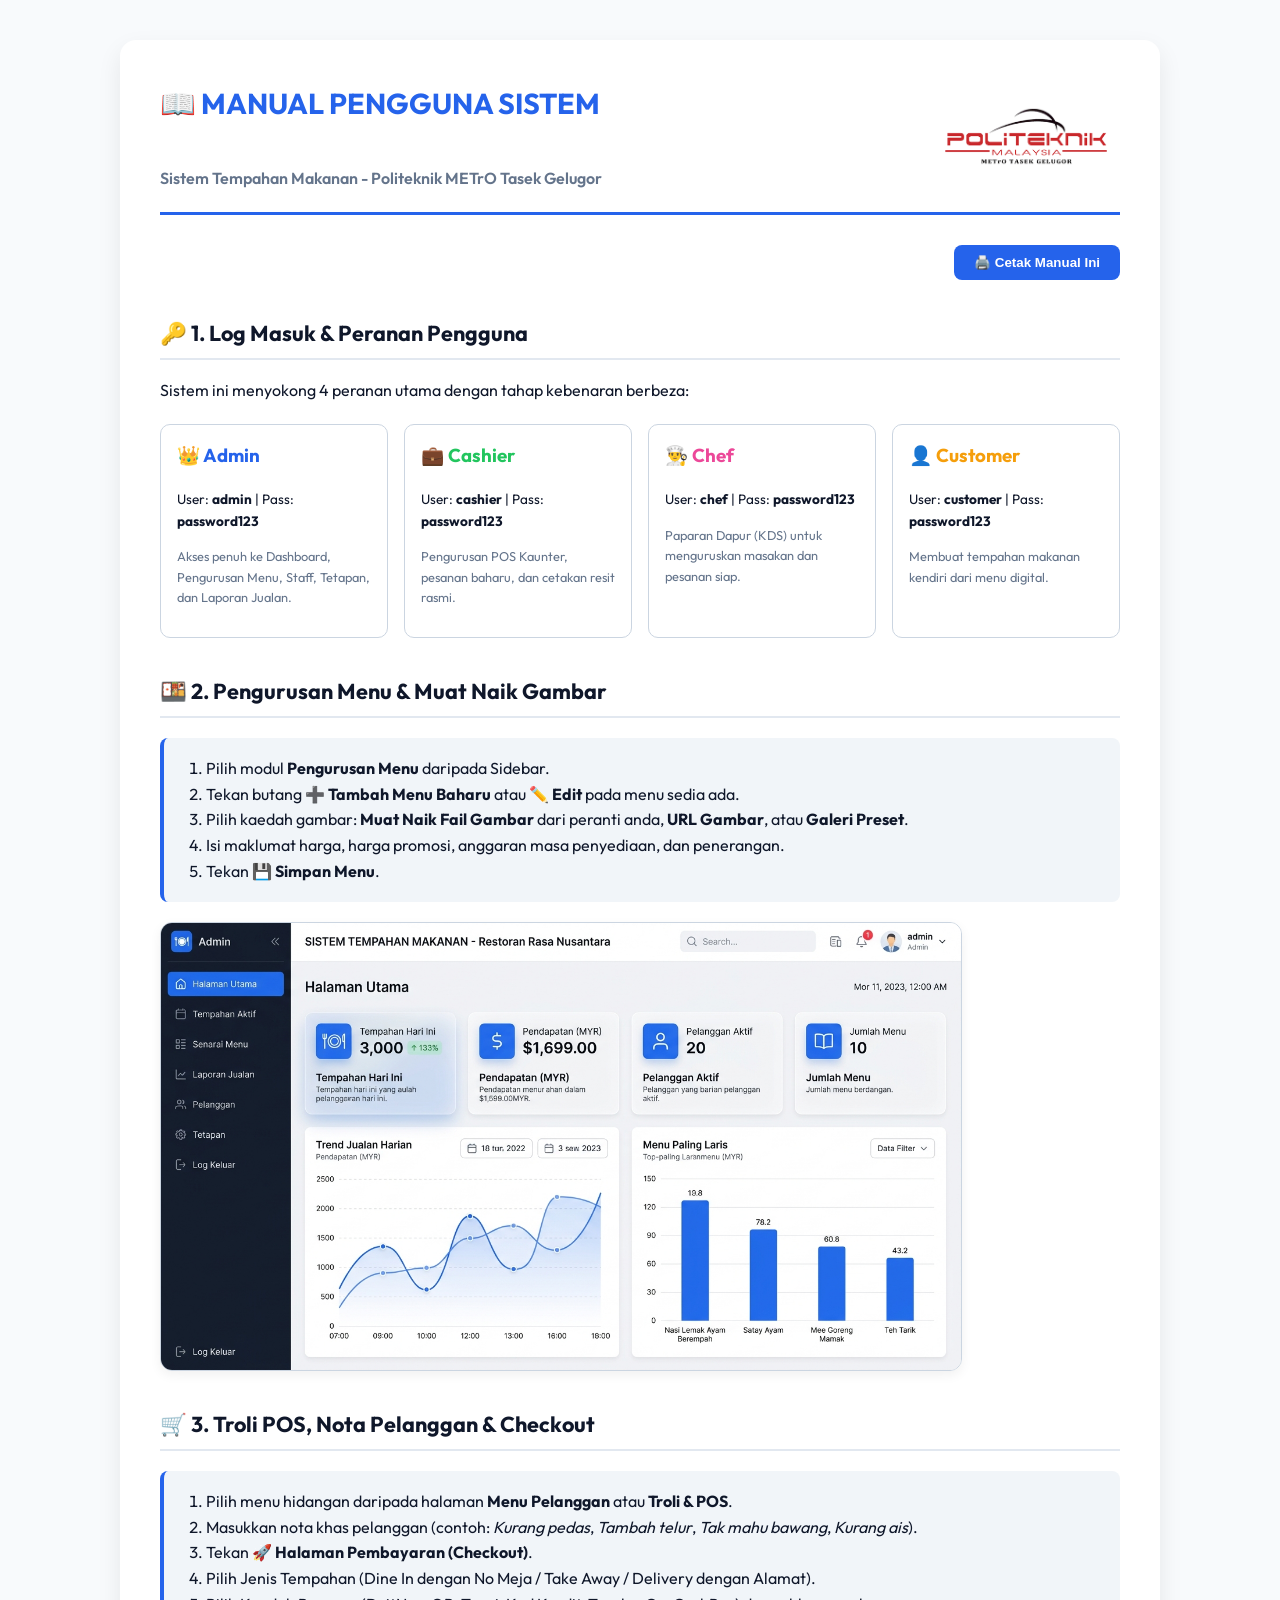
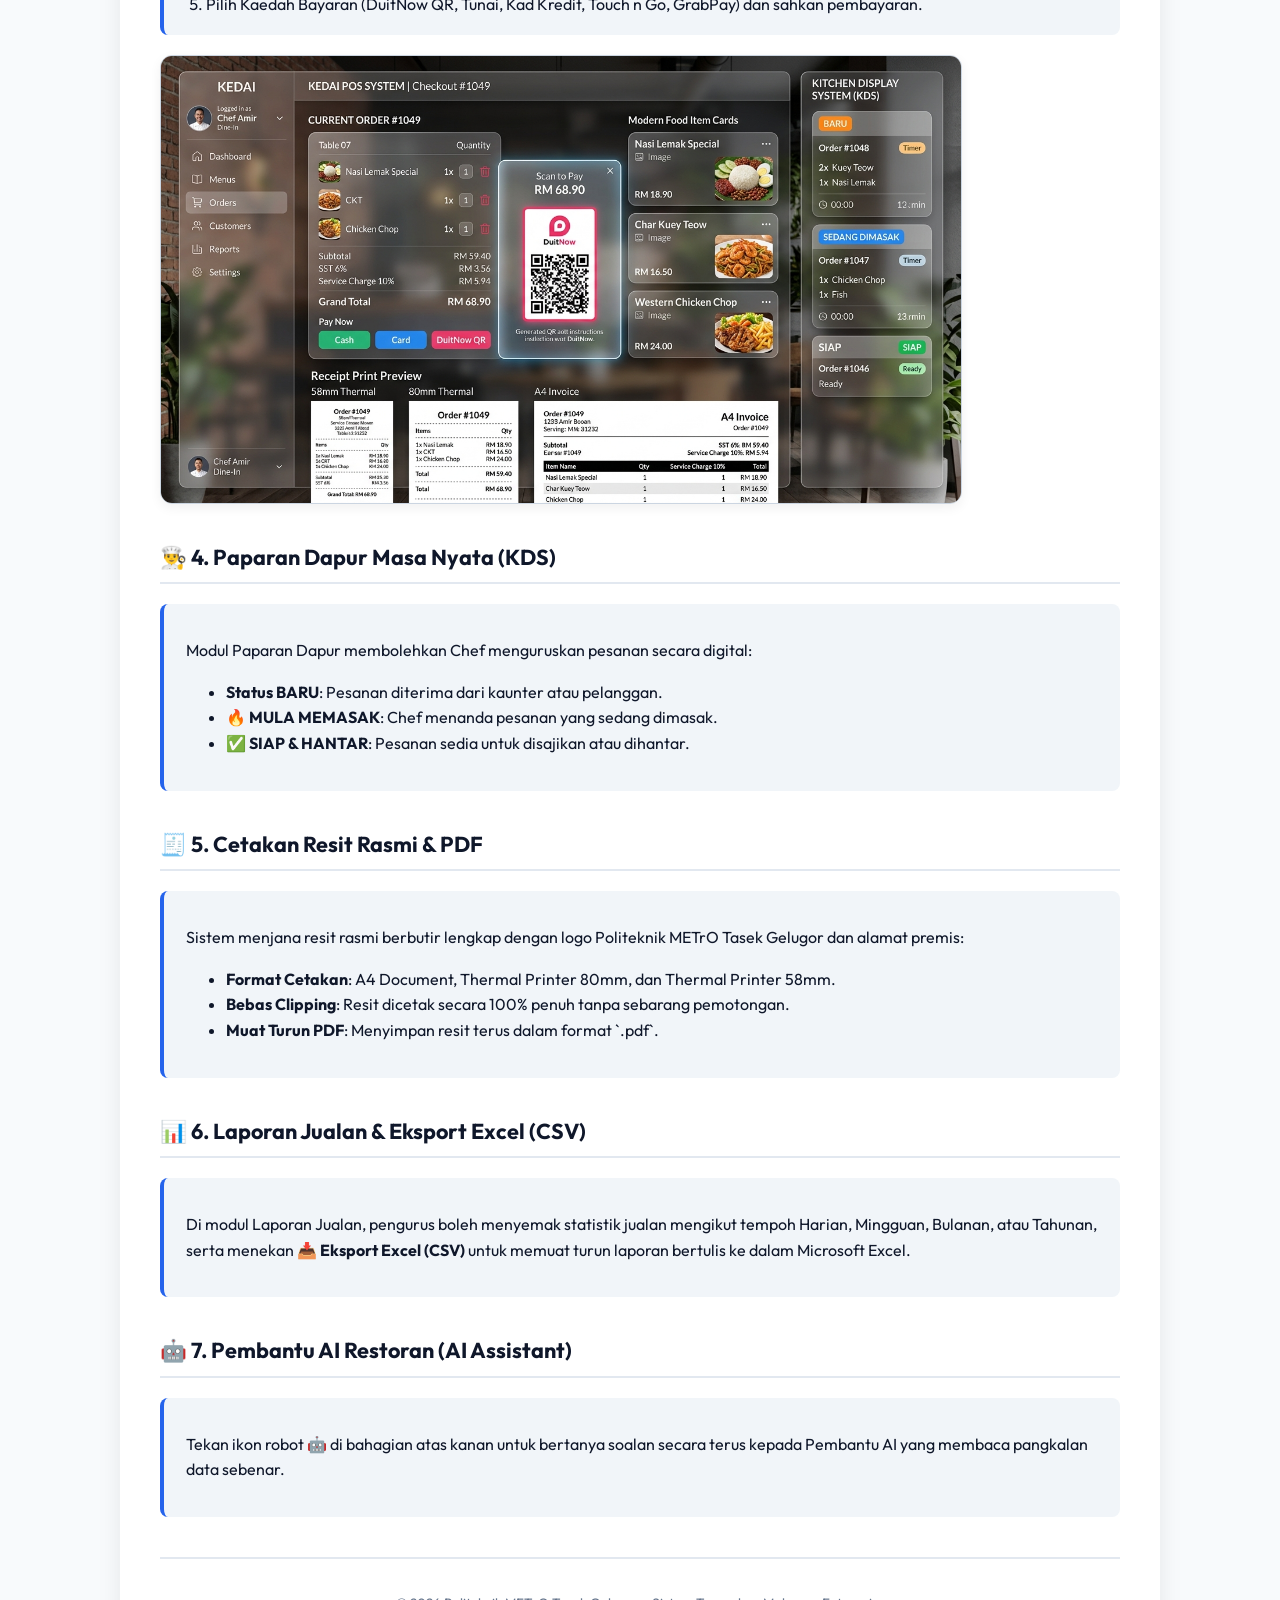
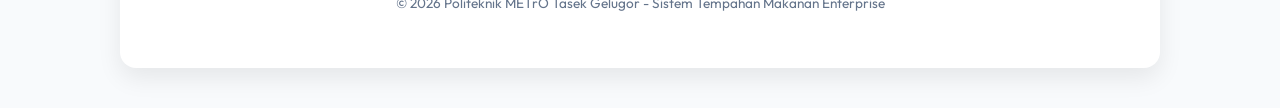
<file: MANUAL_PENGGUNA.html>
<!DOCTYPE html>
<html lang="ms">
<head>
  <meta charset="UTF-8">
  <meta name="viewport" content="width=device-width, initial-scale=1.0">
  <title>MANUAL PENGGUNA - SISTEM TEMPAHAN MAKANAN PMTG</title>
  <link href="https://fonts.googleapis.com/css2?family=Inter:wght@400;500;600;700&family=Outfit:wght@500;600;700;800&display=swap" rel="stylesheet">
  <style>
    body {
      font-family: 'Outfit', 'Inter', sans-serif;
      line-height: 1.6;
      color: #0f172a;
      background: #f8fafc;
      margin: 0;
      padding: 0;
    }
    .container {
      max-width: 960px;
      margin: 40px auto;
      background: #ffffff;
      padding: 40px;
      border-radius: 16px;
      box-shadow: 0 10px 25px rgba(0,0,0,0.08);
    }
    .header {
      display: flex;
      align-items: center;
      justify-content: space-between;
      border-bottom: 3px solid #2563eb;
      padding-bottom: 20px;
      margin-bottom: 30px;
    }
    .logo {
      height: 60px;
      max-width: 220px;
      object-fit: contain;
    }
    h1 {
      color: #2563eb;
      font-size: 1.8rem;
      margin: 0;
    }
    h2 {
      color: #0f172a;
      border-bottom: 2px solid #e2e8f0;
      padding-bottom: 8px;
      margin-top: 36px;
      font-size: 1.35rem;
    }
    .step-box {
      background: #f1f5f9;
      border-left: 4px solid #2563eb;
      padding: 18px 22px;
      border-radius: 8px;
      margin: 20px 0;
    }
    .img-guide {
      width: 100%;
      max-width: 800px;
      border-radius: 12px;
      border: 1px solid #cbd5e1;
      box-shadow: 0 4px 12px rgba(0,0,0,0.06);
      margin: 16px 0;
      display: block;
    }
    .role-grid {
      display: grid;
      grid-template-columns: repeat(auto-fit, minmax(200px, 1fr));
      gap: 16px;
      margin: 20px 0;
    }
    .role-card {
      background: #ffffff;
      border: 1px solid #cbd5e1;
      padding: 16px;
      border-radius: 10px;
    }
    .btn-print {
      background: #2563eb;
      color: #ffffff;
      padding: 10px 20px;
      border: none;
      border-radius: 8px;
      font-weight: 700;
      cursor: pointer;
      text-decoration: none;
      display: inline-block;
    }
    @media print {
      .btn-print { display: none; }
      .container { box-shadow: none; margin: 0; width: 100%; max-width: 100%; padding: 0; }
    }
  </style>
</head>
<body>

  <div class="container">
    <div class="header">
      <div>
        <h1>📖 MANUAL PENGGUNA SISTEM</h1>
        <p style="margin: 40px 0 0 0; color: #64748b; font-weight: 600;">Sistem Tempahan Makanan - Politeknik METrO Tasek Gelugor</p>
      </div>
      <img src="assets/logo.png" class="logo" alt="Logo PMTG">
    </div>

    <div style="text-align: right; margin-bottom: 20px;">
      <button class="btn-print" onclick="window.print()">🖨️ Cetak Manual Ini</button>
    </div>

    <!-- Section 1 -->
    <h2>🔑 1. Log Masuk & Peranan Pengguna</h2>
    <p>Sistem ini menyokong 4 peranan utama dengan tahap kebenaran berbeza:</p>
    <div class="role-grid">
      <div class="role-card">
        <h3 style="color:#2563eb; margin-top:0;">👑 Admin</h3>
        <p style="font-size:0.85rem;">User: <strong>admin</strong> | Pass: <strong>password123</strong></p>
        <p style="font-size:0.8rem; color:#64748b;">Akses penuh ke Dashboard, Pengurusan Menu, Staff, Tetapan, dan Laporan Jualan.</p>
      </div>
      <div class="role-card">
        <h3 style="color:#22c55e; margin-top:0;">💼 Cashier</h3>
        <p style="font-size:0.85rem;">User: <strong>cashier</strong> | Pass: <strong>password123</strong></p>
        <p style="font-size:0.8rem; color:#64748b;">Pengurusan POS Kaunter, pesanan baharu, dan cetakan resit rasmi.</p>
      </div>
      <div class="role-card">
        <h3 style="color:#ec4899; margin-top:0;">👨‍🍳 Chef</h3>
        <p style="font-size:0.85rem;">User: <strong>chef</strong> | Pass: <strong>password123</strong></p>
        <p style="font-size:0.8rem; color:#64748b;">Paparan Dapur (KDS) untuk menguruskan masakan dan pesanan siap.</p>
      </div>
      <div class="role-card">
        <h3 style="color:#f59e0b; margin-top:0;">👤 Customer</h3>
        <p style="font-size:0.85rem;">User: <strong>customer</strong> | Pass: <strong>password123</strong></p>
        <p style="font-size:0.8rem; color:#64748b;">Membuat tempahan makanan kendiri dari menu digital.</p>
      </div>
    </div>

    <!-- Section 2 -->
    <h2>🍱 2. Pengurusan Menu & Muat Naik Gambar</h2>
    <div class="step-box">
      <ol style="margin: 0; padding-left: 20px;">
        <li>Pilih modul <strong>Pengurusan Menu</strong> daripada Sidebar.</li>
        <li>Tekan butang <strong>➕ Tambah Menu Baharu</strong> atau <strong>✏️ Edit</strong> pada menu sedia ada.</li>
        <li>Pilih kaedah gambar: <strong>Muat Naik Fail Gambar</strong> dari peranti anda, <strong>URL Gambar</strong>, atau <strong>Galeri Preset</strong>.</li>
        <li>Isi maklumat harga, harga promosi, anggaran masa penyediaan, dan penerangan.</li>
        <li>Tekan <strong>💾 Simpan Menu</strong>.</li>
      </ol>
    </div>
    <img src="assets/dashboard_guide.jpg" class="img-guide" alt="Dashboard & Menu Guide">

    <!-- Section 3 -->
    <h2>🛒 3. Troli POS, Nota Pelanggan & Checkout</h2>
    <div class="step-box">
      <ol style="margin: 0; padding-left: 20px;">
        <li>Pilih menu hidangan daripada halaman <strong>Menu Pelanggan</strong> atau <strong>Troli & POS</strong>.</li>
        <li>Masukkan nota khas pelanggan (contoh: <em>Kurang pedas</em>, <em>Tambah telur</em>, <em>Tak mahu bawang</em>, <em>Kurang ais</em>).</li>
        <li>Tekan <strong>🚀 Halaman Pembayaran (Checkout)</strong>.</li>
        <li>Pilih Jenis Tempahan (Dine In dengan No Meja / Take Away / Delivery dengan Alamat).</li>
        <li>Pilih Kaedah Bayaran (DuitNow QR, Tunai, Kad Kredit, Touch n Go, GrabPay) dan sahkan pembayaran.</li>
      </ol>
    </div>
    <img src="assets/pos_guide.jpg" class="img-guide" alt="POS & Checkout Guide">

    <!-- Section 4 -->
    <h2>👨‍🍳 4. Paparan Dapur Masa Nyata (KDS)</h2>
    <div class="step-box">
      <p>Modul Paparan Dapur membolehkan Chef menguruskan pesanan secara digital:</p>
      <ul>
        <li><strong>Status BARU</strong>: Pesanan diterima dari kaunter atau pelanggan.</li>
        <li><strong>🔥 MULA MEMASAK</strong>: Chef menanda pesanan yang sedang dimasak.</li>
        <li><strong>✅ SIAP & HANTAR</strong>: Pesanan sedia untuk disajikan atau dihantar.</li>
      </ul>
    </div>

    <!-- Section 5 -->
    <h2>🧾 5. Cetakan Resit Rasmi & PDF</h2>
    <div class="step-box">
      <p>Sistem menjana resit rasmi berbutir lengkap dengan logo Politeknik METrO Tasek Gelugor dan alamat premis:</p>
      <ul>
        <li><strong>Format Cetakan</strong>: A4 Document, Thermal Printer 80mm, dan Thermal Printer 58mm.</li>
        <li><strong>Bebas Clipping</strong>: Resit dicetak secara 100% penuh tanpa sebarang pemotongan.</li>
        <li><strong>Muat Turun PDF</strong>: Menyimpan resit terus dalam format `.pdf`.</li>
      </ul>
    </div>

    <!-- Section 6 -->
    <h2>📊 6. Laporan Jualan & Eksport Excel (CSV)</h2>
    <div class="step-box">
      <p>Di modul Laporan Jualan, pengurus boleh menyemak statistik jualan mengikut tempoh Harian, Mingguan, Bulanan, atau Tahunan, serta menekan <strong>📥 Eksport Excel (CSV)</strong> untuk memuat turun laporan bertulis ke dalam Microsoft Excel.</p>
    </div>

    <!-- Section 7 -->
    <h2>🤖 7. Pembantu AI Restoran (AI Assistant)</h2>
    <div class="step-box">
      <p>Tekan ikon robot 🤖 di bahagian atas kanan untuk bertanya soalan secara terus kepada Pembantu AI yang membaca pangkalan data sebenar.</p>
    </div>

    <div style="margin-top: 40px; border-top: 2px solid #e2e8f0; padding-top: 20px; text-align: center; color: #64748b; font-size: 0.85rem;">
      <p>© 2026 Politeknik METrO Tasek Gelugor - Sistem Tempahan Makanan Enterprise</p>
    </div>
  </div>

</body>
</html>
</file>
